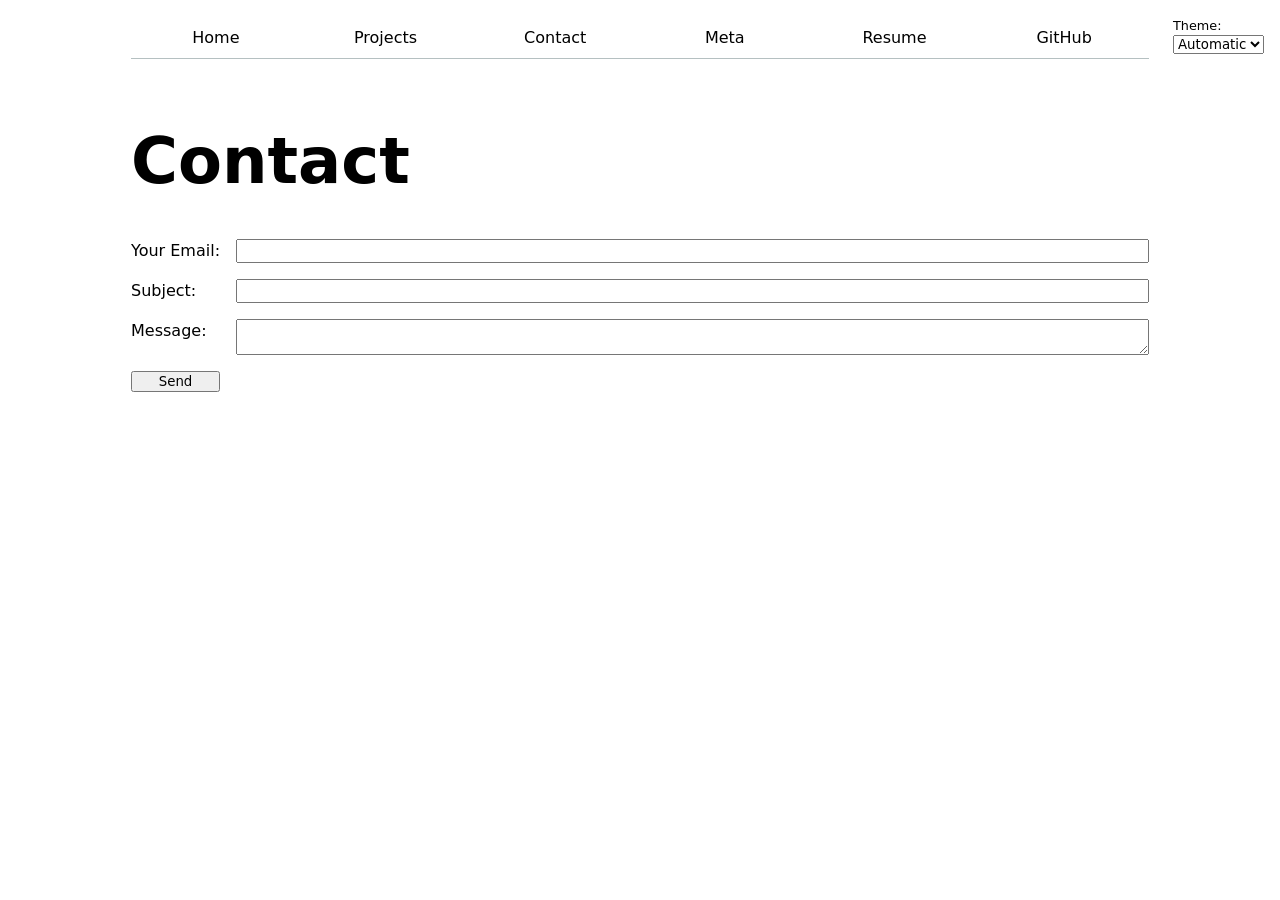
<file: contact/index.html>
<!DOCTYPE html>
<html lang="en">
<head>
    <meta charset="UTF-8">
    <meta name="viewport" content="width=device-width, initial-scale=1.0">
    <title>Contact</title>
    <link rel="stylesheet" href="../style.css">
    <script type="module" src="../global.js"></script>

</head>
<body>
    
    <h1>Contact</h1>
    <form action="mailto:hflett@ucsd.edu" method="POST" enctype="text/plain">
        <label>
            Your Email:
            <input name="email" type="email" required>
        </label>
        <label>
            Subject:
            <input name="subject" required>
        </label>
        <label>
            Message:
            <textarea name="body" required></textarea>
        </label>
        <button>Send</button>
    </form>
    
</body>
</html>
</file>
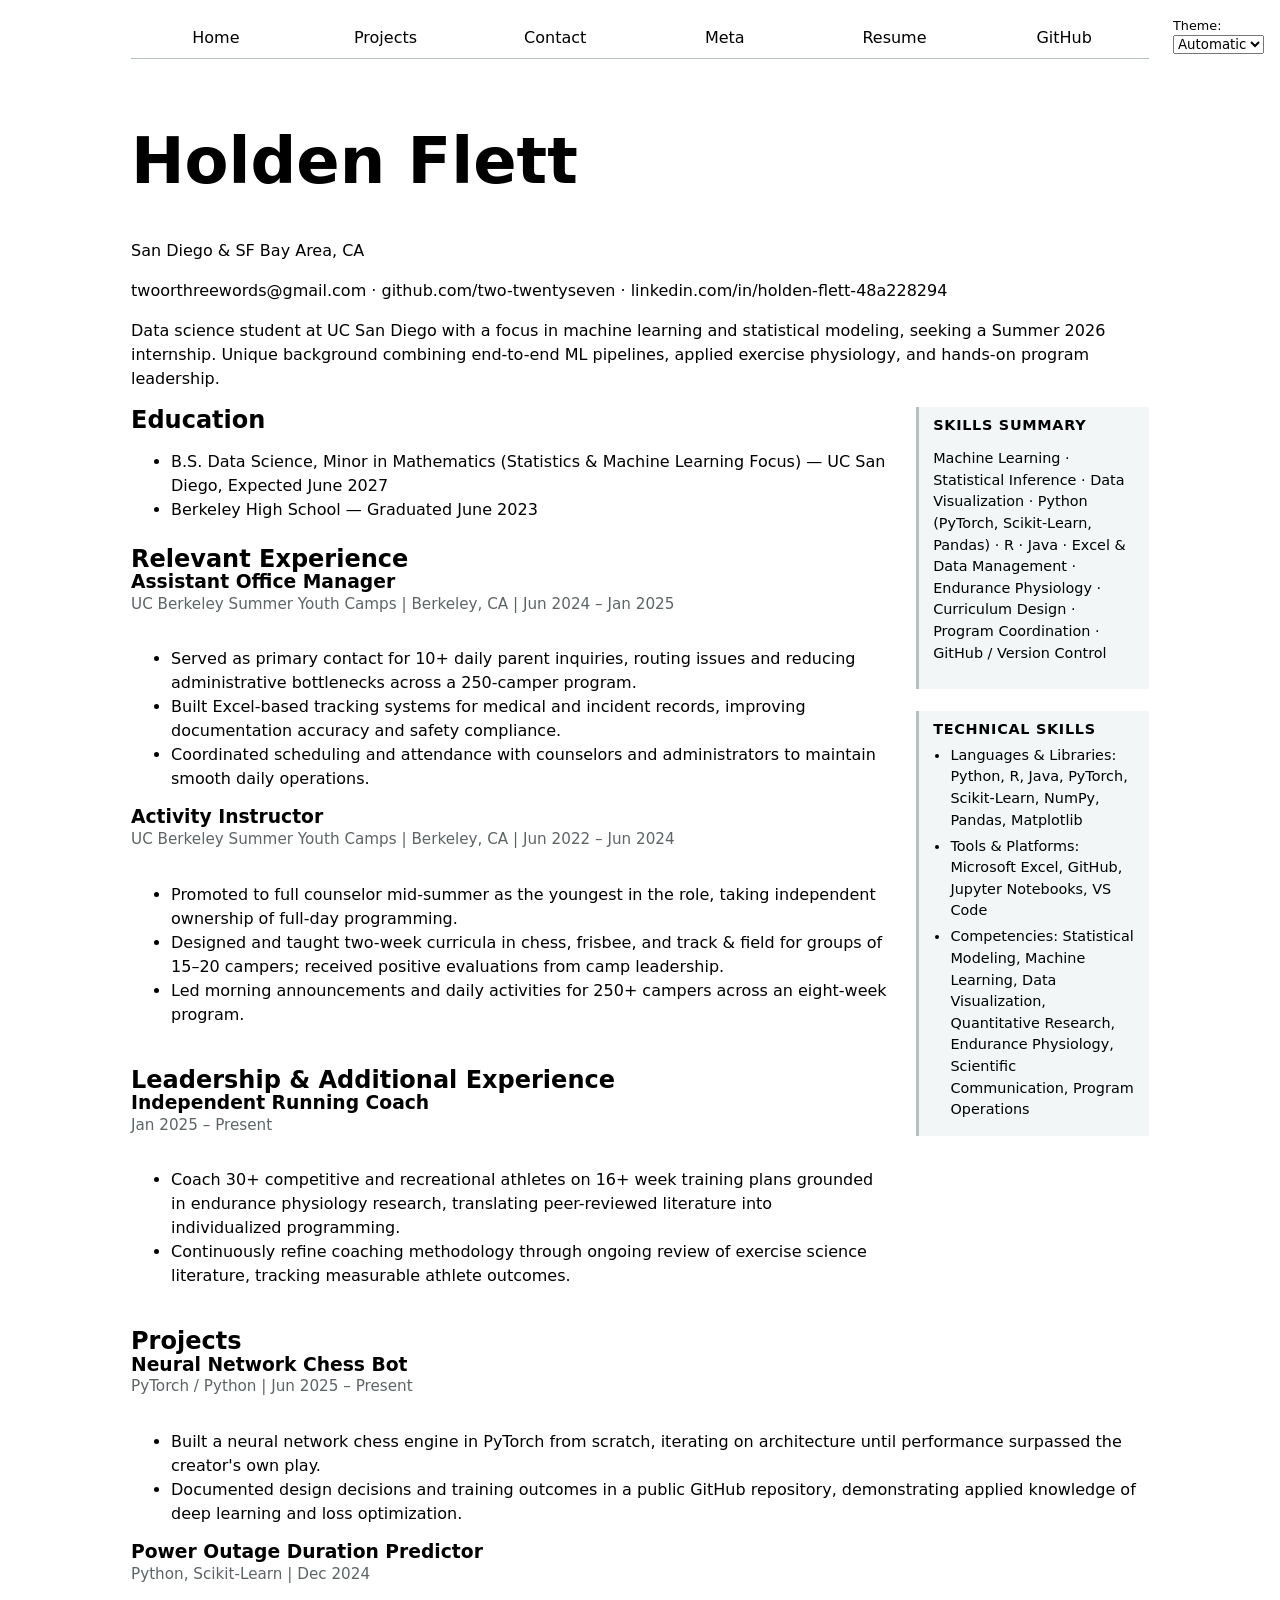
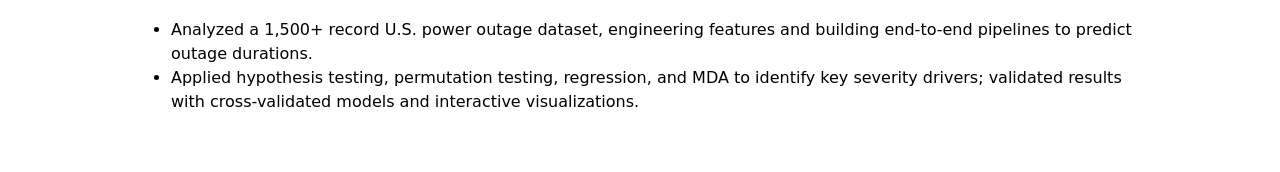
<file: resume/index.html>
<!DOCTYPE html>
<html lang="en">
<head>
    <meta charset="UTF-8">
    <meta name="viewport" content="width=device-width, initial-scale=1.0">
    <title>Resume</title>
    <link rel="stylesheet" href="../style.css">
    <script type="module" src="../global.js"></script>
</head>
<body>
    
    <header>
        <h1>Holden Flett</h1>
        <p>San Diego &amp; SF Bay Area, CA</p>
        <p>
        <a href="mailto:twoorthreewords@gmail.com">twoorthreewords@gmail.com</a> ·
        <a href="https://github.com/two-twentyseven">github.com/two-twentyseven</a> ·
        <a href="https://linkedin.com/in/holden-flett-48a228294">linkedin.com/in/holden-flett-48a228294</a>
        </p>
        <p>Data science student at UC San Diego with a focus in machine learning and statistical modeling, seeking a Summer 2026 internship. Unique background combining end-to-end ML pipelines, applied exercise physiology, and hands-on program leadership.</p>
    </header>
    <section class="sidebar-section">
        <h2>Skills Summary</h2>
        <p>Machine Learning · Statistical Inference · Data Visualization · Python (PyTorch, Scikit-Learn, Pandas) · R · Java · Excel &amp; Data Management · Endurance Physiology · Curriculum Design · Program Coordination · GitHub / Version Control</p>
    </section>
    <section class="sidebar-section">
        <h2>Technical Skills</h2>
        <ul>
        <li>Languages &amp; Libraries: Python, R, Java, PyTorch, Scikit-Learn, NumPy, Pandas, Matplotlib</li>
        <li>Tools &amp; Platforms: Microsoft Excel, GitHub, Jupyter Notebooks, VS Code</li>
        <li>Competencies: Statistical Modeling, Machine Learning, Data Visualization, Quantitative Research, Endurance Physiology, Scientific Communication, Program Operations</li>
        </ul>
    </section>
    <section>
        <h2>Education</h2>
        <ul>
        <li>
            B.S. Data Science, Minor in Mathematics (Statistics &amp; Machine Learning Focus) — UC San Diego, Expected <time datetime="2027-06">June 2027</time>
        </li>
        <li>
            Berkeley High School — Graduated <time datetime="2023-06">June 2023</time>
        </li>
        </ul>
    </section>
    <section>
        <h2>Relevant Experience</h2>
        <article>
        <header>
            <h3>Assistant Office Manager</h3>
            <p>UC Berkeley Summer Youth Camps | Berkeley, CA | <time datetime="2024-06">Jun 2024</time> – <time datetime="2025-01">Jan 2025</time></p>
        </header>
        <ul>
            <li>Served as primary contact for 10+ daily parent inquiries, routing issues and reducing administrative bottlenecks across a 250-camper program.</li>
            <li>Built Excel-based tracking systems for medical and incident records, improving documentation accuracy and safety compliance.</li>
            <li>Coordinated scheduling and attendance with counselors and administrators to maintain smooth daily operations.</li>
        </ul>
        </article>
        <article>
        <header>
            <h3>Activity Instructor</h3>
            <p>UC Berkeley Summer Youth Camps | Berkeley, CA | <time datetime="2022-06">Jun 2022</time> – <time datetime="2024-06">Jun 2024</time></p>
        </header>
        <ul>
            <li>Promoted to full counselor mid-summer as the youngest in the role, taking independent ownership of full-day programming.</li>
            <li>Designed and taught two-week curricula in chess, frisbee, and track &amp; field for groups of 15–20 campers; received positive evaluations from camp leadership.</li>
            <li>Led morning announcements and daily activities for 250+ campers across an eight-week program.</li>
        </ul>
        </article>
    </section>
    <section>
        <h2>Leadership &amp; Additional Experience</h2>
        <article>
        <header>
            <h3>Independent Running Coach</h3>
            <p><time datetime="2025-01">Jan 2025</time> – Present</p>
        </header>
        <ul>
            <li>Coach 30+ competitive and recreational athletes on 16+ week training plans grounded in endurance physiology research, translating peer-reviewed literature into individualized programming.</li>
            <li>Continuously refine coaching methodology through ongoing review of exercise science literature, tracking measurable athlete outcomes.</li>
        </ul>
        </article>
    </section>
    <section>
        <h2>Projects</h2>
        <article>
        <header>
            <h3><a href="https://github.com/two-twentyseven">Neural Network Chess Bot</a></h3>
            <p>PyTorch / Python | <time datetime="2025-06">Jun 2025</time> – Present</p>
        </header>
        <ul>
            <li>Built a neural network chess engine in PyTorch from scratch, iterating on architecture until performance surpassed the creator's own play.</li>
            <li>Documented design decisions and training outcomes in a public GitHub repository, demonstrating applied knowledge of deep learning and loss optimization.</li>
        </ul>
        </article>
        <article>
        <header>
            <h3><a href="https://github.com/two-twentyseven">Power Outage Duration Predictor</a></h3>
            <p>Python, Scikit-Learn | <time datetime="2024-12">Dec 2024</time></p>
        </header>
        <ul>
            <li>Analyzed a 1,500+ record U.S. power outage dataset, engineering features and building end-to-end pipelines to predict outage durations.</li>
            <li>Applied hypothesis testing, permutation testing, regression, and MDA to identify key severity drivers; validated results with cross-validated models and interactive visualizations.</li>
        </ul>
        </article>
    </section>

</body>
</html>
</file>
<file: style.css>
body {
  /* Set line height to 1.5 times the font size
	   and use the OS’s UI font as the website font
	 */
  font: 100%/1.5 system-ui;
  max-width: 100ch;
  margin-inline: auto;
  padding: 10px;
}

html {
  color-scheme: light dark;
}

nav {
  display: flex;
  --border-color: oklch(50% 10% 200 / 40%);
  border-bottom-color: var(--border-color);

}
nav a {
  flex:1;
  text-decoration: none;
  color: inherit;
  text-align: center;
  padding: 0.5em;
  margin-bottom: 1.5em;
  border-bottom-width: 1px;
  border-bottom-style: solid;
  border-bottom-color: oklch(80% 3% 200);
}
nav a.current {
  border-bottom-width: 0.4em;
  font-weight: bold;
  padding-bottom: 0.1em;
  
}
html {
  --color-accent: #849BD1;
  accent-color: var(--color-accent);
}
a:hover {
  color: var(--color-accent);
  border-bottom-color: var(--color-accent);
  border-bottom-width: 0.4em;
}
form {
  display:grid;
  grid-template-columns: auto 1fr;
  gap: 1em;
}
label {
  display: grid;
  grid-template-columns: subgrid;
  grid-column: 1 / -1;
}

label.color-scheme {
  position: absolute;
  top: 1rem;
  right: 1rem;
  font-size: 80%;
}

.projects {
  display: grid;
  grid-template-columns: repeat(auto-fill, minmax(15em, 1fr));
  gap: 1em;
}
article {
  display: grid;
  grid-template-rows: subgrid;
  grid-row: span 3;
  gap: 1em;
}
h1 {
  font-size: 4em;
}
h2 {
  margin: 0;
}
h1, h2, h3, h4, h5, h6 {
  line-height: 1.1;
  text-wrap: balance;
}
a {
  text-decoration: none;
  color: inherit;
}
a:hover {
  font-size: 1.06em;
  transition: font-size 0.1s ease;
}
nav a:hover {
  font-size: inherit;
}
article > header p {
  margin: 0;
  font-size: 0.95em;
  color: oklch(50% 3% 200);
}
article > header h3 {
  margin: 0;
}
section {
  margin-bottom: 1.5em;
}
.sidebar-section {
  float: right;
  clear: right;
  width: 22ch;
  margin-left: 2em;
  margin-bottom: 1.5em;
  padding: 0.75em 1em;
  border-left: 3px solid oklch(80% 3% 200);
  background: oklch(97% 1% 200);
  font-size: 0.9em;
}
.sidebar-section h2 {
  margin-bottom: 0.5em;
  font-size: 1em;
  text-transform: uppercase;
  letter-spacing: 0.05em;
}
.sidebar-section ul {
  margin: 0;
  padding-left: 1.2em;
}
.sidebar-section ul li {
  margin-bottom: 0.3em;
}
input, textarea, button, select {
  font-family: inherit;
}
#projects-pie-plot {
  max-width: 20em;
  margin-block: 2em;

  overflow: visible;
}
.legend {
  display: grid;
  grid-template-columns: repeat(auto-fill, minmax(9em, 1fr));
  gap: 1em;
  padding: 1em;
  margin: 1em 0;
  border: 0.5px solid oklch(80% 3% 200);
  border-radius: 8px;
  list-style: none;
}

.legend-item {
  display: flex;
  align-items: center;
  gap: 0.4em;
  font-size: 0.9em;
}

.swatch {
  display: inline-block;
  width: 1em;
  aspect-ratio: 1 / 1;
  background-color: var(--color);
  border-radius: 3px;
  flex-shrink: 0;
}
.chart-container {
  display: flex;
  align-items: center;
  gap: 2em;
  margin: 1em 0;
}

.chart-container svg {
  flex-shrink: 0;
  overflow: visible;
}

.legend {
  flex: 1;
}
&:has(path:hover) {
  path:not(:hover) {
    transition: 300ms;
    opacity: 0.5;
  }
}
.selected {
  --color: oklch(60% 45% 0) !important;

  &:is(path) {
    fill: var(--color);
  }
}

path {
  cursor: pointer;
}
.stats {
  display: grid;
  grid-template-columns: auto 1fr;
  gap: 0.5em 1.5em;
  margin: 1.5em 0;
}

.stats dt {
  font-weight: bold;
  color: #666;
  font-size: 0.85em;
  text-transform: uppercase;
  letter-spacing: 0.05em;
}

.stats dd {
  margin: 0;
  font-weight: bold;
  font-size: 1.1em;
}
.gridlines line {
  stroke: #ddd;
  stroke-opacity: 0.5;
}

.gridlines path {
  display: none;
}
dl.info {
  display: grid;
  grid-template-columns: auto 1fr;
  gap: 0.25em 1em;
  margin: 0;
  transition-duration: 500ms;
  transition-property: opacity, visibility;
}

dl.info dt {
  color: #888;
  font-size: 0.85em;
  text-transform: uppercase;
}

dl.info dd {
  margin: 0;
}

dl.info[hidden]:not(:hover, :focus-within) {
  opacity: 0;
  visibility: hidden;
}

.tooltip {
  position: fixed;
  top: 1em;
  left: 1em;
  background-color: Canvas;
  color: CanvasText;
  box-shadow: 0 4px 12px rgba(0, 0, 0, 0.15);
  border-radius: 8px;
  padding: 1em;
  backdrop-filter: blur(4px);
}

circle {
  transition: 200ms;
  transform-origin: center;
  transform-box: fill-box;
}

circle:hover {
  transform: scale(1.5);
}
@keyframes marching-ants {
  to {
    stroke-dashoffset: -8;
  }
}

.selection {
  fill-opacity: 0.1;
  stroke: black;
  stroke-opacity: 0.7;
  stroke-dasharray: 5 3;
  animation: marching-ants 2s linear infinite;
}

circle.selected {
  fill: #ff6b6b;
}
circle {
  @starting-style {
    r: 0;
  }
}
#files {
  display: grid;
  grid-template-columns: 1fr 4fr;
}

#files > div {
  grid-column: 1 / -1;
  display: grid;
  grid-template-columns: subgrid;
}

#files dt {
  grid-column: 1;
}

#files dd {
  grid-column: 2;
  display: flex;
  flex-wrap: wrap;
  align-items: start;
  align-content: start;
  gap: 0.15em;
  padding-top: 0.6em;
  margin-left: 0;
}

#files dt code {
  display: block;
}

#files dt small {
  display: block;
  font-size: 0.75em;
  opacity: 0.6;
}

.loc {
  display: flex;
  width: 0.5em;
  aspect-ratio: 1;
  background: var(--color, steelblue);
  border-radius: 50%;
}

body {
  font: 100%/1.5 system-ui;
  max-width: 100ch;
  margin-inline: auto;
  padding: 10px;
}

html {
  color-scheme: light dark;
}

nav {
  display: flex;
  --border-color: oklch(50% 10% 200 / 40%);
  border-bottom-color: var(--border-color);
}

nav a {
  flex: 1;
  text-decoration: none;
  color: inherit;
  text-align: center;
  padding: 0.5em;
  margin-bottom: 1.5em;
  border-bottom-width: 1px;
  border-bottom-style: solid;
  border-bottom-color: oklch(80% 3% 200);
}

nav a.current {
  border-bottom-width: 0.4em;
  font-weight: bold;
  padding-bottom: 0.1em;
}

html {
  --color-accent: #849BD1;
  accent-color: var(--color-accent);
}

a:hover {
  color: var(--color-accent);
  border-bottom-color: var(--color-accent);
  border-bottom-width: 0.4em;
}

form {
  display: grid;
  grid-template-columns: auto 1fr;
  gap: 1em;
}

label {
  display: grid;
  grid-template-columns: subgrid;
  grid-column: 1 / -1;
}

label.color-scheme {
  position: absolute;
  top: 1rem;
  right: 1rem;
  font-size: 80%;
}

.projects {
  display: grid;
  grid-template-columns: repeat(auto-fill, minmax(15em, 1fr));
  gap: 1em;
}

article {
  display: grid;
  grid-template-rows: subgrid;
  grid-row: span 3;
  gap: 1em;
}

h1 {
  font-size: 4em;
}

h2 {
  margin: 0;
}

h1, h2, h3, h4, h5, h6 {
  line-height: 1.1;
  text-wrap: balance;
}

a {
  text-decoration: none;
  color: inherit;
}

a:hover {
  font-size: 1.06em;
  transition: font-size 0.1s ease;
}

nav a:hover {
  font-size: inherit;
}

article > header p {
  margin: 0;
  font-size: 0.95em;
  color: oklch(50% 3% 200);
}

article > header h3 {
  margin: 0;
}

section {
  margin-bottom: 1.5em;
}

.sidebar-section {
  float: right;
  clear: right;
  width: 22ch;
  margin-left: 2em;
  margin-bottom: 1.5em;
  padding: 0.75em 1em;
  border-left: 3px solid oklch(80% 3% 200);
  background: oklch(97% 1% 200);
  font-size: 0.9em;
}

.sidebar-section h2 {
  margin-bottom: 0.5em;
  font-size: 1em;
  text-transform: uppercase;
  letter-spacing: 0.05em;
}

.sidebar-section ul {
  margin: 0;
  padding-left: 1.2em;
}

.sidebar-section ul li {
  margin-bottom: 0.3em;
}

input, textarea, button, select {
  font-family: inherit;
}

#projects-pie-plot {
  max-width: 20em;
  margin-block: 2em;
  overflow: visible;
}

.legend {
  display: grid;
  grid-template-columns: repeat(auto-fill, minmax(9em, 1fr));
  gap: 1em;
  padding: 1em;
  margin: 1em 0;
  border: 0.5px solid oklch(80% 3% 200);
  border-radius: 8px;
  list-style: none;
}

.legend-item {
  display: flex;
  align-items: center;
  gap: 0.4em;
  font-size: 0.9em;
}

.swatch {
  display: inline-block;
  width: 1em;
  aspect-ratio: 1 / 1;
  background-color: var(--color);
  border-radius: 3px;
  flex-shrink: 0;
}

.chart-container {
  display: flex;
  align-items: center;
  gap: 2em;
  margin: 1em 0;
}

.chart-container svg {
  flex-shrink: 0;
  overflow: visible;
}

.legend {
  flex: 1;
}

&:has(path:hover) {
  path:not(:hover) {
    transition: 300ms;
    opacity: 0.5;
  }
}

.selected {
  --color: oklch(60% 45% 0) !important;
}

.selected:is(path) {
  fill: var(--color);
}

path {
  cursor: pointer;
}

.stats {
  display: grid;
  grid-template-columns: auto 1fr;
  gap: 0.5em 1.5em;
  margin: 1.5em 0;
}

.stats dt {
  font-weight: bold;
  color: #666;
  font-size: 0.85em;
  text-transform: uppercase;
  letter-spacing: 0.05em;
}

.stats dd {
  margin: 0;
  font-weight: bold;
  font-size: 1.1em;
}

.gridlines line {
  stroke: #ddd;
  stroke-opacity: 0.5;
}

.gridlines path {
  display: none;
}

dl.info {
  display: grid;
  grid-template-columns: auto 1fr;
  gap: 0.25em 1em;
  margin: 0;
  transition-duration: 500ms;
  transition-property: opacity, visibility;
}

dl.info dt {
  color: #888;
  font-size: 0.85em;
  text-transform: uppercase;
}

dl.info dd {
  margin: 0;
}

dl.info[hidden]:not(:hover, :focus-within) {
  opacity: 0;
  visibility: hidden;
}

.tooltip {
  position: fixed;
  top: 1em;
  left: 1em;
  background-color: Canvas;
  color: CanvasText;
  box-shadow: 0 4px 12px rgba(0, 0, 0, 0.15);
  border-radius: 8px;
  padding: 1em;
  backdrop-filter: blur(4px);
}

circle {
  transition: 200ms;
  transform-origin: center;
  transform-box: fill-box;
}

circle:hover {
  transform: scale(1.5);
}

@keyframes marching-ants {
  to {
    stroke-dashoffset: -8;
  }
}

.selection {
  fill-opacity: 0.1;
  stroke: black;
  stroke-opacity: 0.7;
  stroke-dasharray: 5 3;
  animation: marching-ants 2s linear infinite;
}

circle.selected {
  fill: #ff6b6b;
}

circle {
  @starting-style {
    r: 0;
  }
}

#files {
  display: grid;
  grid-template-columns: 1fr 4fr;
}

#files > div {
  grid-column: 1 / -1;
  display: grid;
  grid-template-columns: subgrid;
}

#files dt {
  grid-column: 1;
}

#files dd {
  grid-column: 2;
  display: flex;
  flex-wrap: wrap;
  align-items: start;
  align-content: start;
  gap: 0.15em;
  padding-top: 0.6em;
  margin-left: 0;
}

#files dt code {
  display: block;
}

#files dt small {
  display: block;
  font-size: 0.75em;
  opacity: 0.6;
}

.loc {
  display: flex;
  width: 0.5em;
  aspect-ratio: 1;
  background: var(--color, steelblue);
  border-radius: 50%;
}

/* Scrollytelling layout */
#scrolly-1 {
  position: relative;
  display: flex;
  gap: 1rem;
}

#scrolly-1 > * {
  flex: 1;
}

#scatter-story {
  position: relative;
}

#scatter-plot {
  position: sticky;
  top: 0;
  left: 0;
  bottom: auto;
  height: 50vh;
}

.step {
  padding-bottom: 4rem;
  font-size: 0.95em;
  line-height: 1.6;
}
</file>
